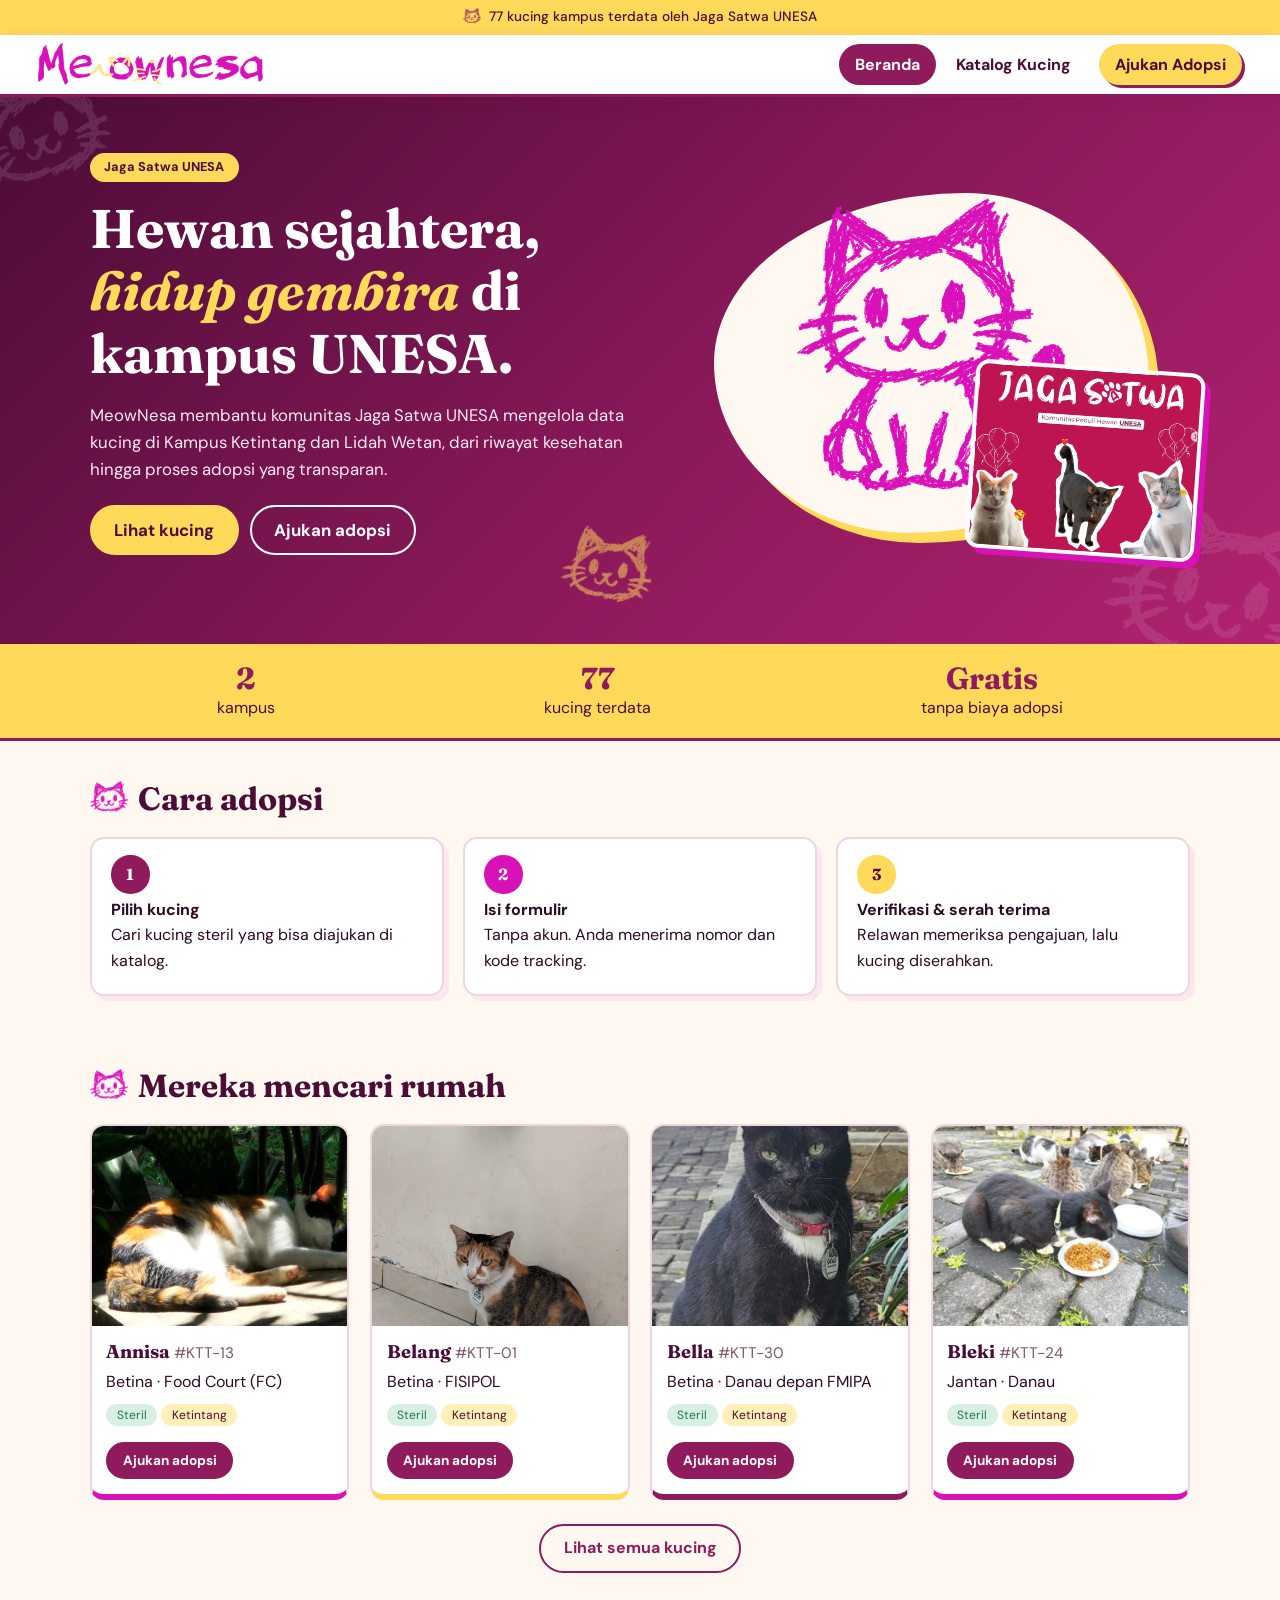
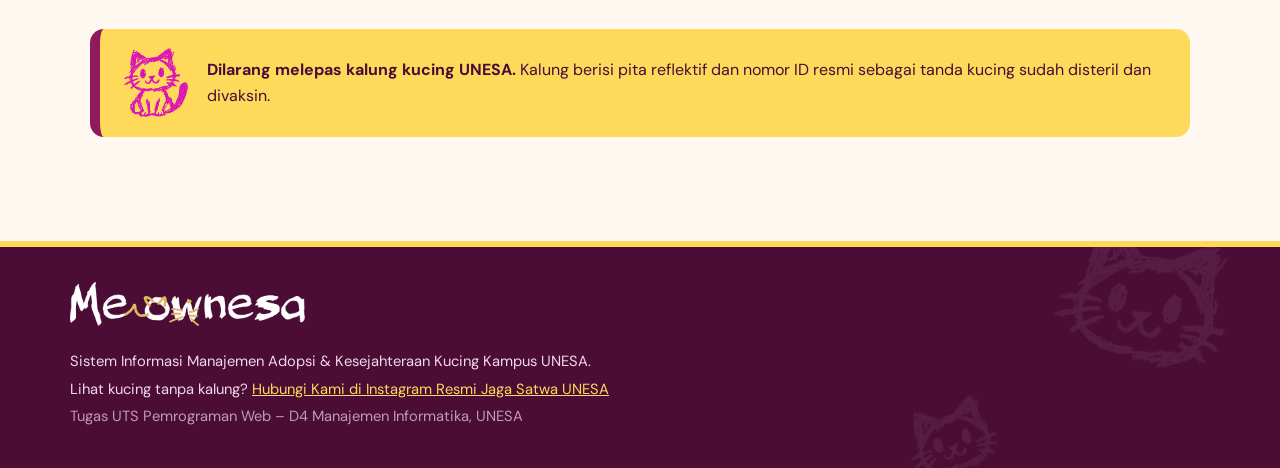
<file: index.html>
<!DOCTYPE html>
<html lang="id">
<head>
<meta charset="UTF-8">
<meta name="viewport" content="width=device-width, initial-scale=1">
<title>MeowNesa × Jaga Satwa UNESA</title>
<link rel="icon" type="image/png" href="img/brand/head.png">
<link rel="preconnect" href="https://fonts.googleapis.com">
<link rel="preconnect" href="https://fonts.gstatic.com" crossorigin>
<link href="https://fonts.googleapis.com/css2?family=DM+Sans:wght@400;500;700&family=Fraunces:opsz,wght@9..144,600;9..144,800&display=swap" rel="stylesheet">
<link rel="stylesheet" href="css/style.css">
</head>
<body>
<div class="topbar"><img src="img/brand/head-yellow.png" alt="" width="18" height="18"> <span>77 kucing kampus terdata oleh Jaga Satwa UNESA</span></div>

<header class="navbar">
  <div class="nav-in">
    <a href="#beranda" class="brand" data-page="beranda" aria-label="MeowNesa – beranda">
      <img src="img/brand/wordmark.png" alt="MeowNesa" width="700" height="131">
    </a>
    <button id="menu-toggle" aria-label="Buka menu" aria-expanded="false" aria-controls="menu"><span></span><span></span><span></span></button>
    <nav id="menu" aria-label="Menu utama">
      <a href="#beranda" data-page="beranda">Beranda</a>
      <a href="#katalog" data-page="katalog">Katalog Kucing</a>
      <a href="#adopsi" data-page="form-adopsi" class="cta">Ajukan Adopsi</a>
    </nav>
  </div>
</header>

<main id="konten" aria-live="polite"></main>

<footer class="site-footer">
  <img class="foot-deco d1" src="img/brand/head-white.png" alt="">
  <img class="foot-deco d2" src="img/brand/head-white.png" alt="">
  <div class="foot-in">
    <img class="foot-logo" src="img/brand/wordmark-white.png" alt="MeowNesa" width="700" height="131">
    <p>Sistem Informasi Manajemen Adopsi &amp; Kesejahteraan Kucing Kampus UNESA.</p>
    <p>Lihat kucing tanpa kalung? <a href="https://www.instagram.com/jagasatwa.unesa/?hl=id" target="_blank" rel="noopener">Hubungi Kami di Instagram Resmi Jaga Satwa UNESA</a></p>
    <p class="muted">Tugas UTS Pemrograman Web – D4 Manajemen Informatika, UNESA</p>
  </div>
</footer>
<script src="https://cdnjs.cloudflare.com/ajax/libs/jquery/3.7.1/jquery.min.js"></script>
<script src="js/app.js"></script>
</body>
</html>
</file>
<file: css/style.css>
/* ===== Palet MeowNesa: plum-berry (dekat proposal Jaga Satwa), magenta logo, kuning ===== */
:root{
  --plum:#8f1a5c;--plum-dk:#4b0c36;--plum-md:#6e1048;
  --berry:#d911b8;
  --sun:#ffd95a;--sun-lt:#fff0b8;
  --paper:#fff8f1;--blush:#fde7ef;
  --ink:#2c0a22;--muted:#7a5a6c;--line:#efd5e0;
  --ok:#1f7a4d;--err:#b3261e;--r:14px;
  --max:1140px;
}
*{box-sizing:border-box}
html{scroll-behavior:smooth}
body{margin:0;font-family:"DM Sans",system-ui,sans-serif;background:var(--paper);color:var(--ink);line-height:1.6;overflow-x:hidden}
h1,h2,h3{font-family:Fraunces,Georgia,serif;line-height:1.15}
img{max-width:100%}
a{color:var(--plum)}
a:focus-visible,button:focus-visible,input:focus-visible,select:focus-visible,textarea:focus-visible{outline:3px solid var(--berry);outline-offset:2px}
.wrap{width:100%;max-width:var(--max);margin:0 auto;padding:0 1.25rem}
.block{padding-top:2.5rem;padding-bottom:1rem}

/* ===== strip info + navbar atas ===== */
.topbar{background:var(--sun);color:var(--plum-dk);font-size:.85rem;font-weight:500;padding:.4rem 1rem;text-align:center;display:flex;gap:.5rem;justify-content:center;align-items:center}
.topbar img{filter:brightness(.35) sepia(1) hue-rotate(290deg) saturate(3)}
.navbar{position:sticky;top:0;z-index:30;background:#fff;border-bottom:3px solid var(--plum);box-shadow:0 4px 18px rgba(75,12,54,.08)}
.nav-in{width:100%;padding:.55rem clamp(1rem,3vw,2.5rem);display:flex;align-items:center;gap:1rem}
.brand{display:block;flex:0 0 auto;line-height:0}
.brand img{height:42px;width:auto;display:block}
#menu{margin-left:auto;display:flex;align-items:center;gap:.3rem}
#menu a{color:var(--plum-dk);text-decoration:none;font-weight:700;padding:.5rem 1rem;border-radius:999px;position:relative;transition:background .2s,color .2s}
#menu a:hover{background:var(--blush)}
#menu a.active{background:var(--plum);color:#fff}
#menu a.cta{background:var(--sun);color:var(--plum-dk);margin-left:.4rem;box-shadow:3px 3px 0 var(--plum)}
#menu a.cta:hover{background:#ffe488}
#menu a.cta.active{background:var(--sun);color:var(--plum-dk);outline:3px solid var(--plum)}
#menu-toggle{display:none;margin-left:auto;width:46px;height:42px;background:var(--plum);border:0;border-radius:10px;cursor:pointer;padding:0;flex-direction:column;gap:5px;align-items:center;justify-content:center}
#menu-toggle span{display:block;width:22px;height:3px;background:#fff;border-radius:3px;transition:transform .25s,opacity .2s}
#menu-toggle[aria-expanded="true"] span:nth-child(1){transform:translateY(8px) rotate(45deg)}
#menu-toggle[aria-expanded="true"] span:nth-child(2){opacity:0}
#menu-toggle[aria-expanded="true"] span:nth-child(3){transform:translateY(-8px) rotate(-45deg)}

main{min-height:60vh}
.loading{text-align:center;padding:4rem 1rem;color:var(--muted)}

/* ===== dekorasi kepala kucing ===== */
.deco{position:absolute;pointer-events:none;user-select:none;height:auto}

/* ===== beranda: hero ===== */
.hero{position:relative;overflow:hidden;background:linear-gradient(135deg,var(--plum-dk),var(--plum) 60%,#b0226f);color:#fff;padding:3.5rem 0 4.5rem}
.hero .deco-a{width:140px;top:-30px;left:-30px;opacity:.12;transform:rotate(-15deg)}
.hero .deco-b{width:90px;bottom:30px;left:44%;opacity:.55;transform:rotate(12deg)}
.hero .deco-c{width:220px;bottom:-60px;right:-50px;opacity:.1;transform:rotate(18deg)}
.hero-in{position:relative;display:grid;grid-template-columns:minmax(0,1.05fr) minmax(0,1fr);gap:2.5rem;align-items:center}
.pill{display:inline-block;background:var(--sun);color:var(--plum-dk);font-weight:700;font-size:.8rem;padding:.25rem .9rem;border-radius:999px;margin-bottom:1rem}
.hero h1{font-size:clamp(2rem,5vw,3.4rem);margin:0 0 1rem;color:#fff}
.hero h1 em{font-style:italic;color:var(--sun)}
.hero p{font-size:1.05rem;color:#ffe9f3;max-width:34rem}
.hero-btn{display:flex;flex-wrap:wrap;gap:.7rem;margin-top:1.4rem}
.hero-art{position:relative;display:grid;place-items:center;min-height:340px}
.blob{position:absolute;inset:0 8% 0 8%;background:var(--paper);border-radius:58% 42% 55% 45% / 50% 55% 45% 50%;display:grid;place-items:center;box-shadow:10px 10px 0 var(--sun)}
.mascot{width:min(62%,280px);height:auto;position:relative;z-index:1;transform:translateY(-6%);animation:bob 4s ease-in-out infinite}
.hero-card{position:absolute;right:-2%;bottom:-22px;width:min(52%,230px);border-radius:var(--r);overflow:hidden;border:4px solid #fff;box-shadow:6px 6px 0 var(--berry);transform:rotate(4deg);z-index:2}
.hero-card img{display:block;width:100%;height:auto}
@keyframes bob{50%{transform:translateY(-10%)}}

.stats-band{background:var(--sun);color:var(--plum-dk);border-bottom:3px solid var(--plum)}
.stats{display:flex;justify-content:space-around;gap:1rem;flex-wrap:wrap;padding-top:1.1rem;padding-bottom:1.1rem;text-align:center}
.stats b{display:block;font-family:Fraunces,serif;font-size:1.9rem;line-height:1.1;color:var(--plum)}

.sec-title{display:flex;align-items:center;gap:.6rem;font-size:clamp(1.5rem,3vw,2rem);margin:0 0 1.2rem;color:var(--plum-dk)}
.sec-title img{width:38px;height:auto}

/* langkah adopsi */
.steps{display:grid;grid-template-columns:repeat(3,1fr);gap:1.2rem;padding:0;list-style:none;counter-reset:s}
.steps li{counter-increment:s;position:relative;background:#fff;border:2px solid var(--line);border-radius:var(--r);padding:3.6rem 1.2rem 1.3rem;box-shadow:5px 5px 0 var(--blush)}
.steps li::before{content:counter(s);position:absolute;top:1rem;left:1.2rem;width:2.4rem;height:2.4rem;border-radius:50%;background:var(--plum);color:#fff;display:grid;place-items:center;font-weight:700;font-family:Fraunces,serif}
.steps li:nth-child(2)::before{background:var(--berry)}
.steps li:nth-child(3)::before{background:var(--sun);color:var(--plum-dk)}

.more{text-align:center;margin:1.5rem 0 0}
.warn{display:flex;gap:1.2rem;align-items:center;background:var(--sun);color:var(--plum-dk);border-radius:var(--r);padding:1.2rem 1.5rem;border-left:10px solid var(--plum);margin-bottom:2.5rem}
.warn img{width:64px;height:auto;flex:0 0 auto}

/* ===== header halaman dalam ===== */
.page-head{position:relative;overflow:hidden;background:linear-gradient(120deg,var(--plum-dk),var(--plum));color:#fff;padding:2.4rem 0 2.6rem}
.page-head h1{margin:0 0 .4rem;font-size:clamp(1.7rem,4vw,2.5rem)}
.page-head p{margin:0;color:#ffe9f3;max-width:40rem}
.page-head .wrap{position:relative}
.page-head .deco-a{width:130px;right:6%;top:-24px;opacity:.14;transform:rotate(14deg)}
.page-head .deco-b{width:70px;right:22%;bottom:14px;opacity:.7;transform:rotate(-12deg)}

/* ===== tombol ===== */
.btn{display:inline-block;background:var(--plum);color:#fff;border:2px solid var(--plum);border-radius:999px;padding:.6rem 1.4rem;font:inherit;font-weight:700;cursor:pointer;text-decoration:none;text-align:center;transition:transform .15s,background .2s}
.btn:hover{background:var(--plum-dk);border-color:var(--plum-dk);transform:translateY(-2px)}
.btn.ghost{background:transparent;color:var(--plum)}
.btn.ghost:hover{background:var(--blush)}
.btn.sun{background:var(--sun);border-color:var(--sun);color:var(--plum-dk)}
.btn.sun:hover{background:#ffe488;border-color:#ffe488}
.btn.outline{background:transparent;border-color:#fff;color:#fff}
.btn.outline:hover{background:rgba(255,255,255,.15)}

/* ===== katalog ===== */
.toolbar{display:flex;flex-wrap:wrap;gap:.6rem;margin:0 0 1rem}
.toolbar input,.toolbar select{padding:.6rem 1rem;border:2px solid var(--line);border-radius:999px;font:inherit;background:#fff;color:var(--ink)}
.toolbar input[type=search]{flex:1 1 280px;max-width:420px}
.chip{border:2px solid var(--line);background:#fff;border-radius:999px;padding:.45rem 1.1rem;font:inherit;cursor:pointer;color:var(--plum-dk);white-space:nowrap}
.chip:hover{background:var(--blush)}
.chip.on{background:var(--plum);color:#fff;border-color:var(--plum)}
.grid{display:grid;grid-template-columns:repeat(auto-fill,minmax(230px,1fr));gap:1.3rem}
.card{background:#fff;border:2px solid var(--line);border-bottom:6px solid var(--berry);border-radius:var(--r);overflow:hidden;display:flex;flex-direction:column;transition:transform .2s,box-shadow .2s}
.card:hover{transform:translateY(-4px);box-shadow:0 10px 24px rgba(143,26,92,.15)}
.card:nth-child(3n+2){border-bottom-color:var(--sun)}
.card:nth-child(3n){border-bottom-color:var(--plum)}
.card .pic img{display:block;width:100%;height:200px;object-fit:cover;object-position:center 35%}
.card .body{padding:.9rem;display:flex;flex-direction:column;gap:.4rem;flex:1}
.card h3{margin:0;font-size:1.15rem;color:var(--plum-dk)}
.card small{font-family:"DM Sans",sans-serif;color:var(--muted);font-weight:400}
.tag{display:inline-block;font-size:.75rem;padding:.1rem .65rem;border-radius:999px;background:var(--sun-lt);color:var(--plum-dk)}
.tag.ok{background:#d8f0e3;color:var(--ok)}
.card .act{margin-top:auto;display:flex;gap:.5rem;padding-top:.6rem;flex-wrap:wrap}
.card .btn{padding:.35rem .9rem;font-size:.85rem}
.empty{grid-column:1/-1;text-align:center;padding:2rem;color:var(--muted)}
.hint{font-size:.85rem;color:var(--muted)}
.modal{position:fixed;inset:0;background:rgba(75,12,54,.7);display:none;place-items:center;padding:1rem;z-index:50}
.modal.open{display:grid}
.modal .box{background:#fff;border-radius:var(--r);padding:1.5rem;max-width:460px;width:100%;max-height:90vh;overflow:auto;border-top:8px solid var(--berry)}
.modal ul{padding-left:1.2rem;margin:.4rem 0}
.detail-img{width:100%;border-radius:var(--r);margin-bottom:.6rem}

/* ===== form ===== */
.form-wrap{display:grid;grid-template-columns:200px minmax(0,680px);gap:2rem;align-items:start;padding-bottom:2rem}
.form-side{position:sticky;top:90px;text-align:center}
.form-side img{width:100%;height:auto;max-width:200px}
form.adopsi{background:#fff;border:2px solid var(--line);border-top:8px solid var(--plum);border-radius:var(--r);padding:1.5rem}
.field{margin-bottom:1.1rem}
.field label{display:block;font-weight:700;margin-bottom:.25rem}
.field input,.field select,.field textarea{width:100%;padding:.65rem .9rem;border:2px solid var(--line);border-radius:10px;font:inherit;background:#fff;color:var(--ink)}
.field .msg{color:var(--err);font-size:.85rem;min-height:1.1em}
.field.invalid input,.field.invalid select,.field.invalid textarea{border-color:var(--err)}
.field.valid input,.field.valid select,.field.valid textarea{border-color:var(--ok)}
.result{background:#d8f0e3;border-left:6px solid var(--ok);padding:1rem 1.2rem;border-radius:var(--r);margin-top:1rem;overflow-wrap:anywhere}

/* ===== footer ===== */
.site-footer{position:relative;overflow:hidden;background:var(--plum-dk);color:#f3d9e6;padding:2.2rem 1.25rem;font-size:.92rem;margin-top:3rem;border-top:6px solid var(--sun)}
.foot-in{position:relative;max-width:var(--max);margin:0 auto}
.foot-logo{height:44px;width:auto;margin-bottom:.8rem}
.site-footer p{margin:.25rem 0}.site-footer a{color:var(--sun)}.muted{opacity:.7}
.foot-deco{position:absolute;opacity:.07;pointer-events:none}
.foot-deco.d1{width:170px;right:4%;top:-20px;transform:rotate(16deg)}
.foot-deco.d2{width:90px;right:22%;bottom:-18px;transform:rotate(-14deg)}

/* ===== responsif ===== */
@media(max-width:900px){
  .hero{padding:2.5rem 0 3.5rem}
  .hero-in{grid-template-columns:1fr;gap:2rem}
  .hero-art{min-height:300px;max-width:440px;width:100%;margin:0 auto}
  .steps{grid-template-columns:1fr}
  .form-wrap{grid-template-columns:1fr}
  .form-side{display:none}

  /* navbar jadi menu hamburger */
  #menu-toggle{display:flex}
  .nav-in{flex-wrap:wrap}
  #menu{display:none;order:3;width:100%;flex-direction:column;align-items:stretch;gap:.3rem;padding:.6rem 0 .5rem;margin-left:0}
  #menu.open{display:flex}
  #menu a{padding:.75rem 1rem;text-align:center}
  #menu a.cta{margin:.3rem 0 0}
}
@media(max-width:600px){
  .wrap{padding:0 1rem}
  .nav-in{padding:.5rem 1rem}
  .brand img{height:34px}
  .topbar{font-size:.78rem}
  .hero-art{min-height:260px}
  .hero-card{width:46%;right:0;bottom:-18px}
  .hero-btn .btn{flex:1 1 140px}
  .stats{display:grid;grid-template-columns:1fr 1fr}
  .stats div:last-child{grid-column:1/-1}
  .grid{grid-template-columns:repeat(2,minmax(0,1fr));gap:.8rem}
  .card .pic img{height:150px}
  .card .body{padding:.7rem}
  .card h3{font-size:1rem}
  .card .btn{flex:1 1 auto}
  .toolbar input[type=search],.toolbar select{flex:1 1 100%;max-width:none;width:100%}
  .toolbar[role=group]{flex-wrap:nowrap;overflow-x:auto;padding-bottom:.4rem;-webkit-overflow-scrolling:touch}
  .warn{flex-direction:column;text-align:center}
  .page-head{padding:1.8rem 0 2rem}
  form.adopsi{padding:1.1rem}
}
@media(max-width:360px){.grid{grid-template-columns:1fr}}
@media(prefers-reduced-motion:reduce){*{transition:none!important;animation:none!important;scroll-behavior:auto!important}}
</file>
